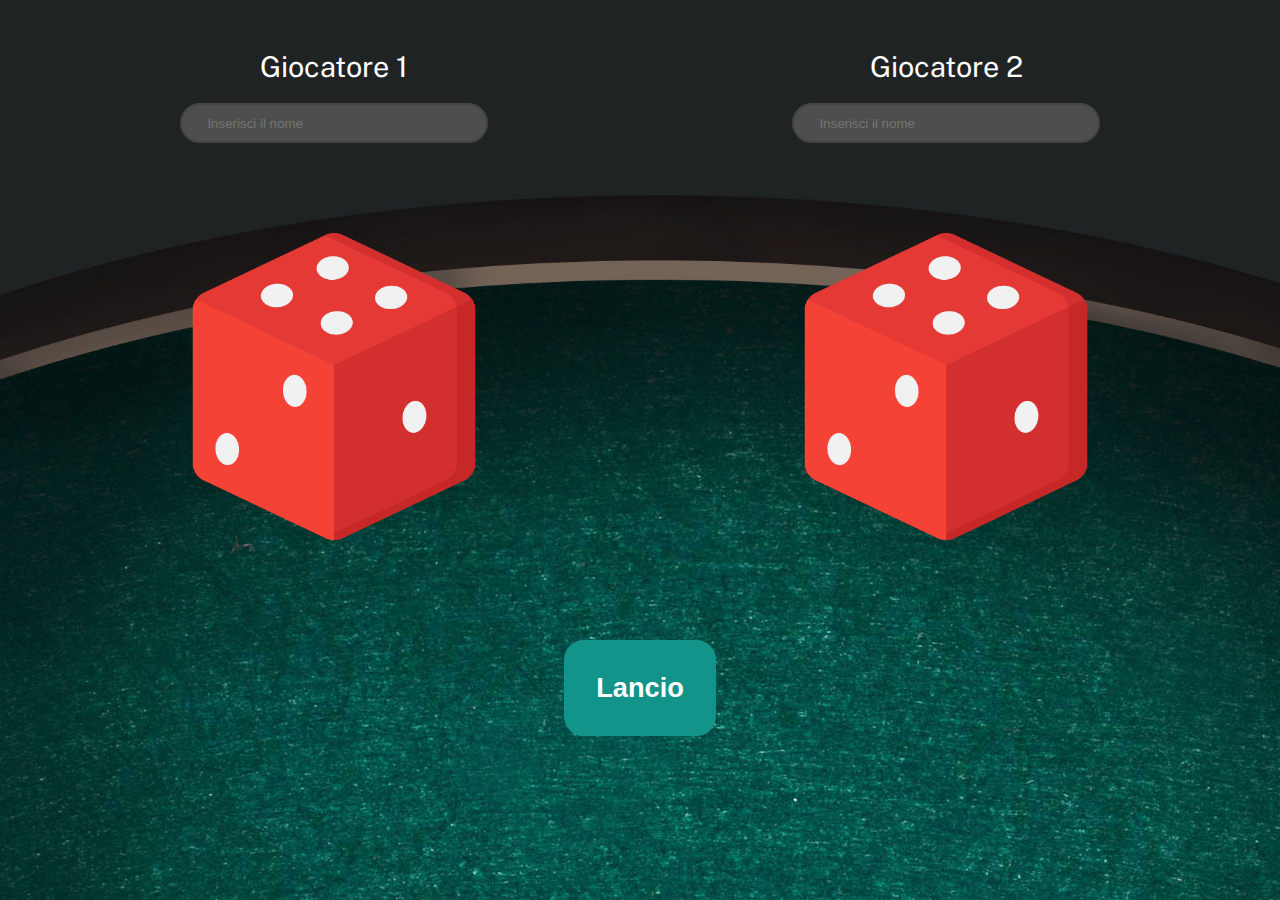
<file: dadi/index.html>
<!DOCTYPE html>
<html lang="it">

<head>
  <meta charset="UTF-8">
  <meta name="viewport" content="width=device-width, initial-scale=1.0">
  <meta http-equiv="X-UA-Compatible" content="ie=edge">
  <link href="https://fonts.googleapis.com/css?family=Public+Sans:400,700&display=swap" rel="stylesheet">
  <link rel="stylesheet" href="css/style.css">
  <title>Esercitazione JS - gioco dadi</title>
</head>

<body>
  <section class="container">
    <div class="container__left">
      <label for="giocatore1">Giocatore 1</label>
      <input id="giocatore1" type="text" size="20" name="nome1" value="" placeholder="Inserisci il nome">
      <img id="dado1" src="img/00.png" alt="">
    </div>
    <div class="container__right">
      <label for="giocatore2">Giocatore 2</label>
      <input id="giocatore2" type="text" size="20" name="nome1" value="" placeholder="Inserisci il nome">
      <img id="dado2" src="img/00.png" alt="">
    </div>
  </section>

  <section class="container">
    <div class="risultato">
      <button id="bottone-lancio" class="bottone" type="button" name="lancio">Lancio</button>
      <div id="msg" class="msg"></div>
    </div>
  </section>


  <script src="js/script.js" charset="utf-8"></script>
</body>

</html>
</file>
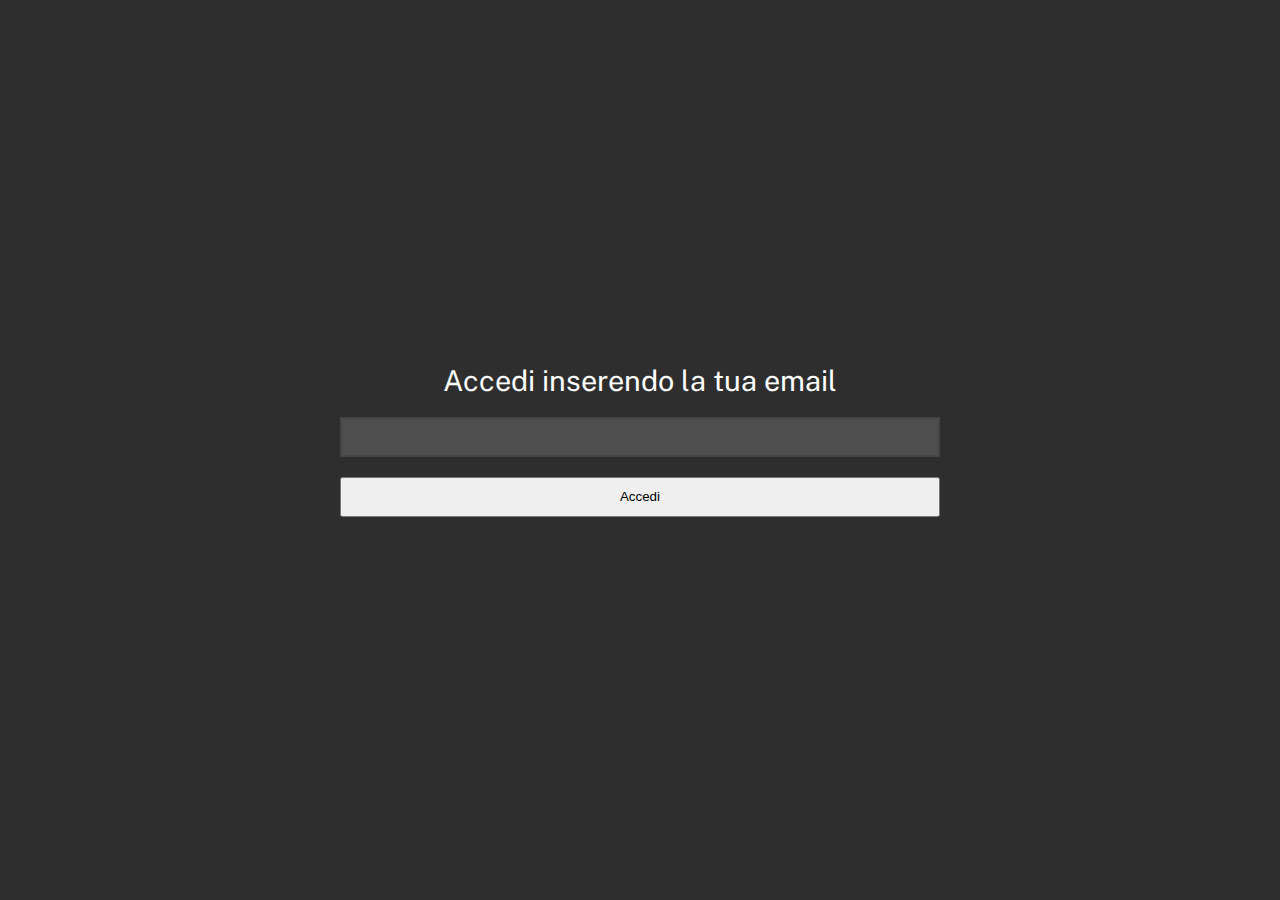
<file: mail/index.html>
<!DOCTYPE html>
<html lang="it">

<head>
  <meta charset="UTF-8">
  <meta name="viewport" content="width=device-width, initial-scale=1.0">
  <meta http-equiv="X-UA-Compatible" content="ie=edge">
  <link href="https://fonts.googleapis.com/css?family=Public+Sans:400,700&display=swap" rel="stylesheet">
  <link rel="stylesheet" href="css/style.css">
  <title>Esercitazione JS controllo email</title>
</head>

<body>
  <main>
    <div class="container">
      <label class="container__label" for="email-utente">Accedi inserendo la tua email</label>
      <input id="email-utente" class="container__email" type="email" name="email" value="">
      <button id="accedi" class="container__button" type="button" name="button">Accedi</button>
      <h2 id="azione" class="container__azione"></h2>
    </div>

    <script src="js/script.js" charset="utf-8"></script>
  </main>
</body>

</html>
</file>
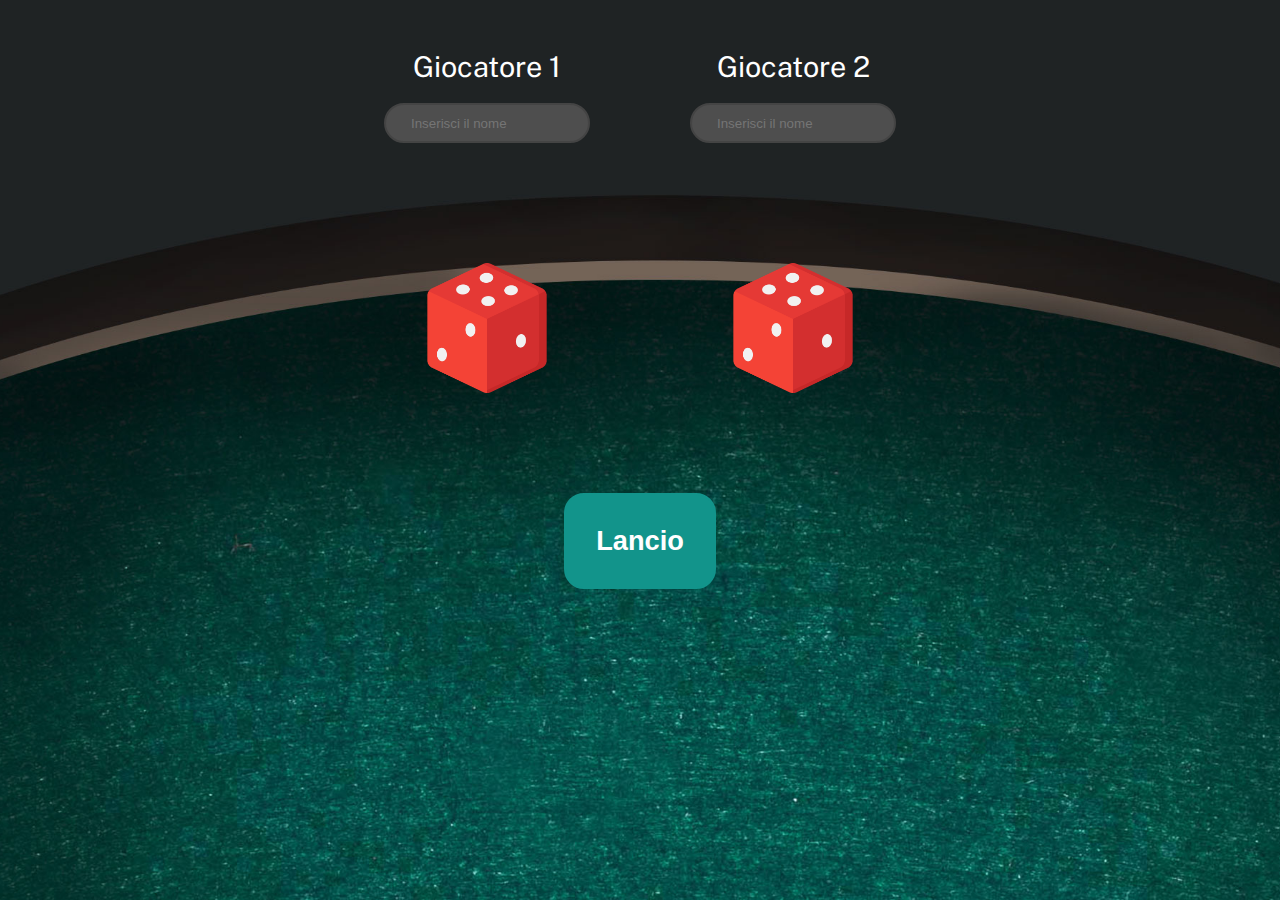
<file: dadi/BONUS CON ANIMAZIONI/index.html>
<!DOCTYPE html>
<html lang="it">

<head>
  <meta charset="UTF-8">
  <meta name="viewport" content="width=device-width, initial-scale=1.0">
  <meta http-equiv="X-UA-Compatible" content="ie=edge">
  <link href="https://fonts.googleapis.com/css?family=Public+Sans:400,700&display=swap" rel="stylesheet">
  <link rel="stylesheet" href="css/style.css">
  <title>Esercitazione JS - gioco dadi</title>
</head>

<body>
  <section class="container">
    <div class="container__left">
      <label for="giocatore1">Giocatore 1</label>
      <input id="giocatore1" type="text" size="20" name="nome1" value="" placeholder="Inserisci il nome">
      <img id="dado1"  src="img/00.png" alt="">
    </div>
    <div class="container__right">
      <label for="giocatore2">Giocatore 2</label>
      <input id="giocatore2" type="text" size="20" name="nome1" value="" placeholder="Inserisci il nome">
      <img id="dado2"  src="img/00.png" alt="">
    </div>
  </section>

  <section class="container">
    <div class="risultato">
      <button id="bottone-lancio" class="bottone" type="button" name="lancio">Lancio</button>
      <div id="msg" class="msg"></div>
    </div>
  </section>


  <script src="js/script.js" charset="utf-8"></script>
</body>

</html>
</file>
<file: dadi/css/style.css>
* {
  box-sizing: border-box;
  padding: 0;
  margin: 0;
}

body {
  color: #ffffff;
  font-family: 'Public Sans', sans-serif;
  font-size: 16px;
  height: 100vh;
  background-image: url(../img/tavolo.jpg);
  background-repeat: no-repeat;
  background-size: cover;
  background-position: center;
  min-width: 320px;
}

.container {
  width: 100%;
  display: flex;
  margin: auto;
  align-items: center;
  justify-content: center;
}

.container__left,
.container__right,
.risultato {
  margin: 50px;
  display: flex;
  flex-direction: column;
  align-items: center;
}

.container label {
  font-size: 1.8em;
  padding-bottom: 20px;
}

.container input {
  width: 60%;
  height: 40px;
  border: 2px solid rgb(68, 68, 68);
  border-radius: 20px;
  padding-left: 25px;
  background-color: rgb(78, 78, 78);
  color: rgb(204, 204, 204);
}

.container img {
  margin-top: 90px;
  width: 60%;
}

.bottone {
  color: #ffffff;
  border: 2px solid rgb(18, 148, 139);
  font-weight: 700;
  font-size: 1.7em;
  border-radius: 20px;
  background-color: rgb(18, 148, 139);
  padding: 30px;
  cursor: pointer;
}

.msg {
  margin-top: 30px;
  font-size: 2em;
}

/* MEDIA QUERY XS */
@media screen and (max-width: 640px) {
  .container label {
    font-size: 1em;
  }

  .container__left,
  .container__right,
  .risultato {
    margin: 50px 10px 0 10px;
  }

  .container input {
    width: 90%;
  }

  .container img {
    width: 90%;
  }

  .bottone {
    color: #ffffff;
    border: 2px solid rgb(18, 148, 139);
    font-weight: 700;
    font-size: 1.7em;
    border-radius: 20px;
    background-color: rgb(18, 148, 139);
    padding: 30px;
    cursor: pointer;
  }

  .msg {
    margin-top: 30px;
    font-size: 2em;
  }
}
</file>
<file: mail/css/style.css>
* {
  box-sizing: border-box;
  padding: 0;
  margin: 0;
}
body {
 color: #ffffff;
 font-family: 'Public Sans', sans-serif;
 font-size: 16px;
}
main {
  height: 100vh;
  background-color: rgb(46, 46, 46);
  display: flex;
}

.container {
  width: 1000px;
  display: flex;
  flex-direction: column;
  margin: auto;
  align-items: center;
  justify-content: center;
}

.container__label {
  font-size: 1.8em;
  padding-bottom: 20px;
}
.container__email {
  width: 60%;
  height: 40px;
  border: 2px solid rgb(68, 68, 68);
  background-color: rgb(78, 78, 78);
  color: rgb(204, 204, 204);
}

.container__button {
  margin-top: 20px;
  width: 60%;
  height: 40px;
}

.container__azione {
  margin-top: 20px;
  font-weight: 700;
  font-size: .7em;
  font-style: italic;
  text-decoration: underline;

}
</file>
<file: dadi/BONUS CON ANIMAZIONI/css/style.css>
* {
  box-sizing: border-box;
  padding: 0;
  margin: 0;
}

body {
  color: #ffffff;
  font-family: 'Public Sans', sans-serif;
  font-size: 16px;
  height: 100vh;
  background-image: url(../img/tavolo.jpg);
  background-repeat: no-repeat;
  background-size: cover;
  background-position: center;
  min-width: 320px;
}

.container {
  width: 100%;
  display: flex;
  margin: auto;
  align-items: center;
  justify-content: center;
}

.container__left,
.container__right,
.risultato {
  margin: 50px;
  display: flex;
  flex-direction: column;
  align-items: center;
}

.container label {
  font-size: 1.8em;
  padding-bottom: 20px;
}

.container input {
  width: 100%;
  height: 40px;
  border: 2px solid rgb(68, 68, 68);
  border-radius: 20px;
  padding-left: 25px;
  background-color: rgb(78, 78, 78);
  color: rgb(204, 204, 204);
}

.container img {
  margin-top: 120px;
  width: 130px;
}

.bottone {
  color: #ffffff;
  border: 2px solid rgb(18, 148, 139);
  font-weight: 700;
  font-size: 1.7em;
  border-radius: 20px;
  background-color: rgb(18, 148, 139);
  padding: 30px;
  cursor: pointer;
}

.msg {
  margin-top: 30px;
  font-size: 2em;
}

.rotate-scale-up-hor {
	-webkit-animation: rotate-scale-up-hor 0.65s linear both;
	        animation: rotate-scale-up-hor 0.65s linear both;
}

@-webkit-keyframes rotate-scale-up-hor {
  0% {
    -webkit-transform: scale(1) rotateX(0);
            transform: scale(1) rotateX(0);
  }
  50% {
    -webkit-transform: scale(2) rotateX(-180deg);
            transform: scale(2) rotateX(-180deg);
  }
  100% {
    -webkit-transform: scale(1) rotateX(-360deg);
            transform: scale(1) rotateX(-360deg);
  }
}
@keyframes rotate-scale-up-hor {
  0% {
    -webkit-transform: scale(1) rotateX(0);
            transform: scale(1) rotateX(0);
  }
  50% {
    -webkit-transform: scale(2) rotateX(-180deg);
            transform: scale(2) rotateX(-180deg);
  }
  100% {
    -webkit-transform: scale(1) rotateX(-360deg);
            transform: scale(1) rotateX(-360deg);
  }
}


.rotate-scale-up-hor-2 {
	-webkit-animation: rotate-scale-up-hor-2 1.25s ease-out alternate both;
	        animation: rotate-scale-up-hor-2 1.25s ease-out alternate both;
}

@-webkit-keyframes rotate-scale-up-hor-2 {
  0% {
    -webkit-transform: scale(1) rotateX(0);
            transform: scale(1) rotateX(0);
  }
  50% {
    -webkit-transform: scale(2) rotateX(-180deg);
            transform: scale(2) rotateX(-180deg);
  }
  100% {
    -webkit-transform: scale(1) rotateX(-360deg);
            transform: scale(1) rotateX(-360deg);
  }
}
@keyframes rotate-scale-up-hor-2 {
  0% {
    -webkit-transform: scale(1) rotateX(0);
            transform: scale(1) rotateX(0);
  }
  50% {
    -webkit-transform: scale(2) rotateX(-180deg);
            transform: scale(2) rotateX(-180deg);
  }
  100% {
    -webkit-transform: scale(1) rotateX(-360deg);
            transform: scale(1) rotateX(-360deg);
  }
}

/* MEDIA QUERY XS */
@media screen and (max-width: 640px) {
  .container label {
    font-size: 1em;
  }

  .container__left,
  .container__right,
  .risultato {
    margin: 50px 10px 0 10px;
  }

  .container input {
    width: 90%;
  }

  .bottone {
    color: #ffffff;
    border: 2px solid rgb(18, 148, 139);
    font-weight: 700;
    font-size: 1.7em;
    border-radius: 20px;
    background-color: rgb(18, 148, 139);
    padding: 30px;
    cursor: pointer;
  }

  .msg {
    margin-top: 30px;
    font-size: 2em;
  }
}
</file>
